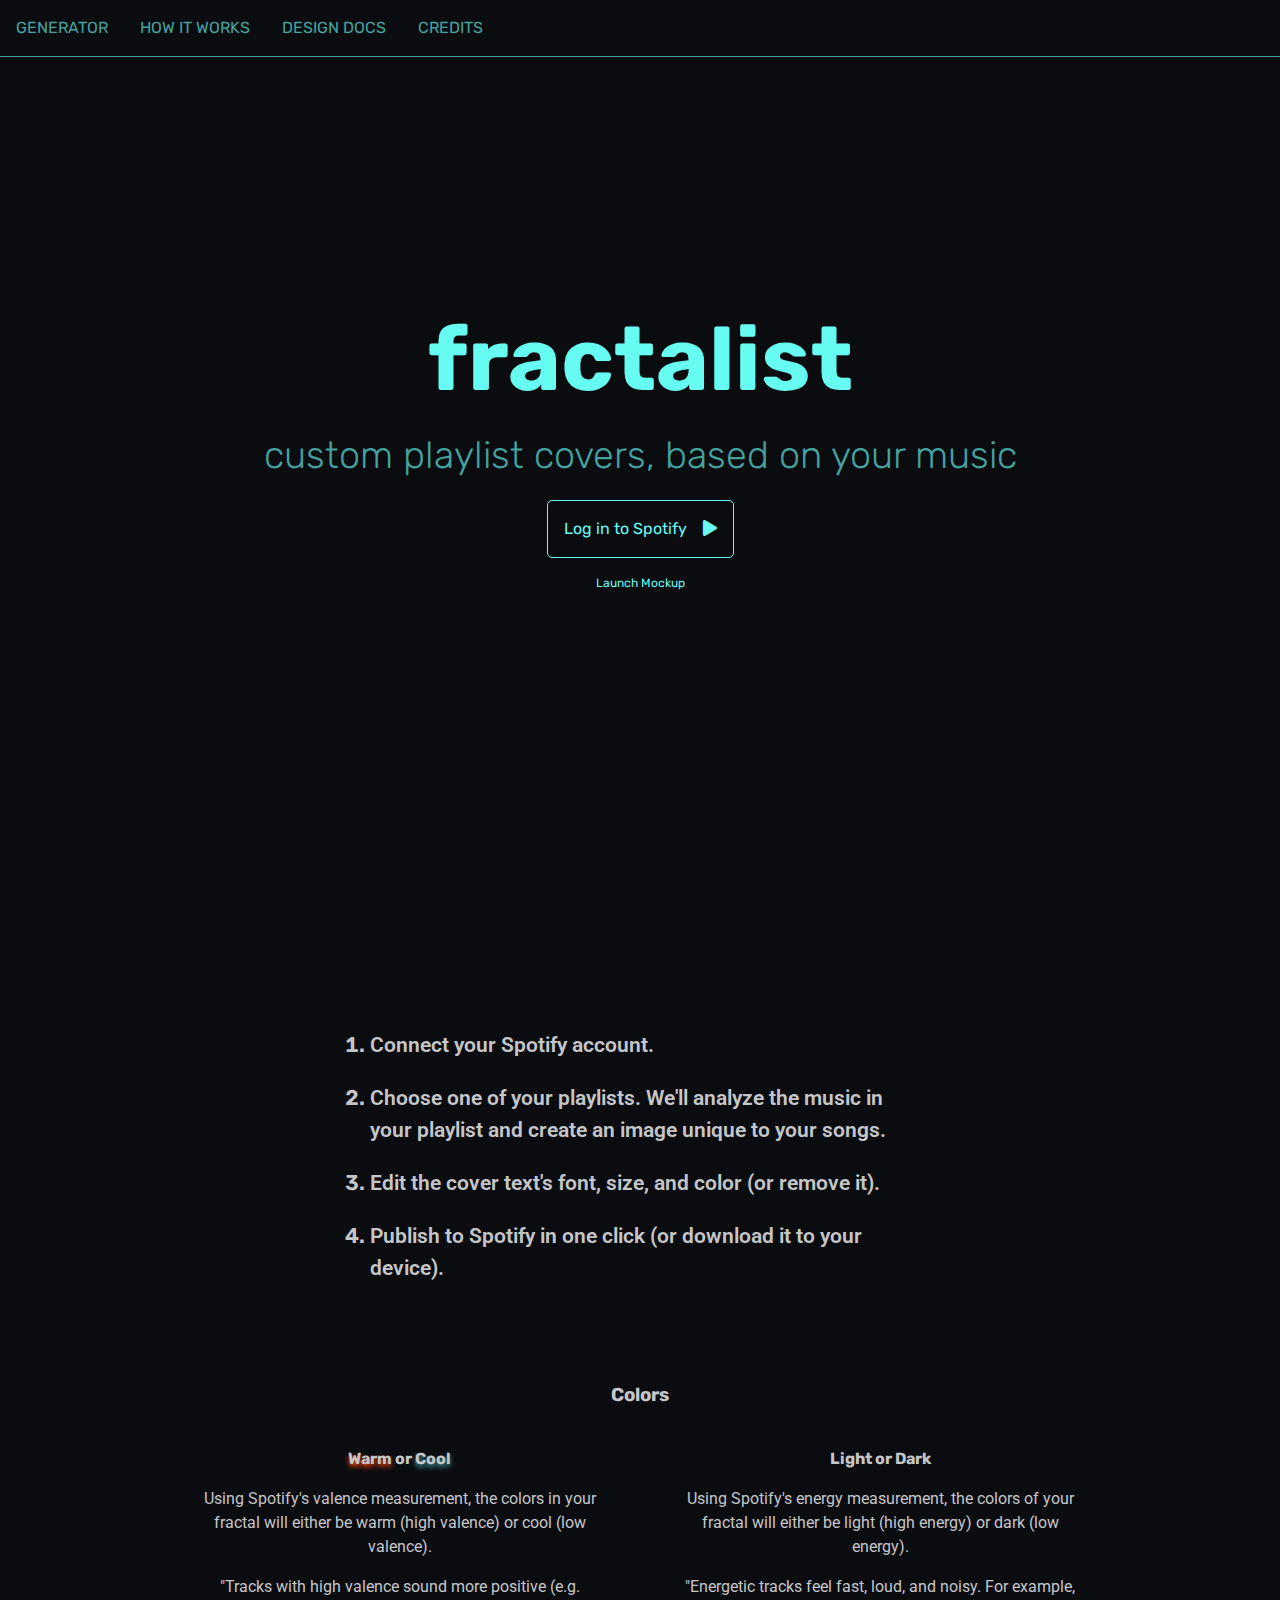
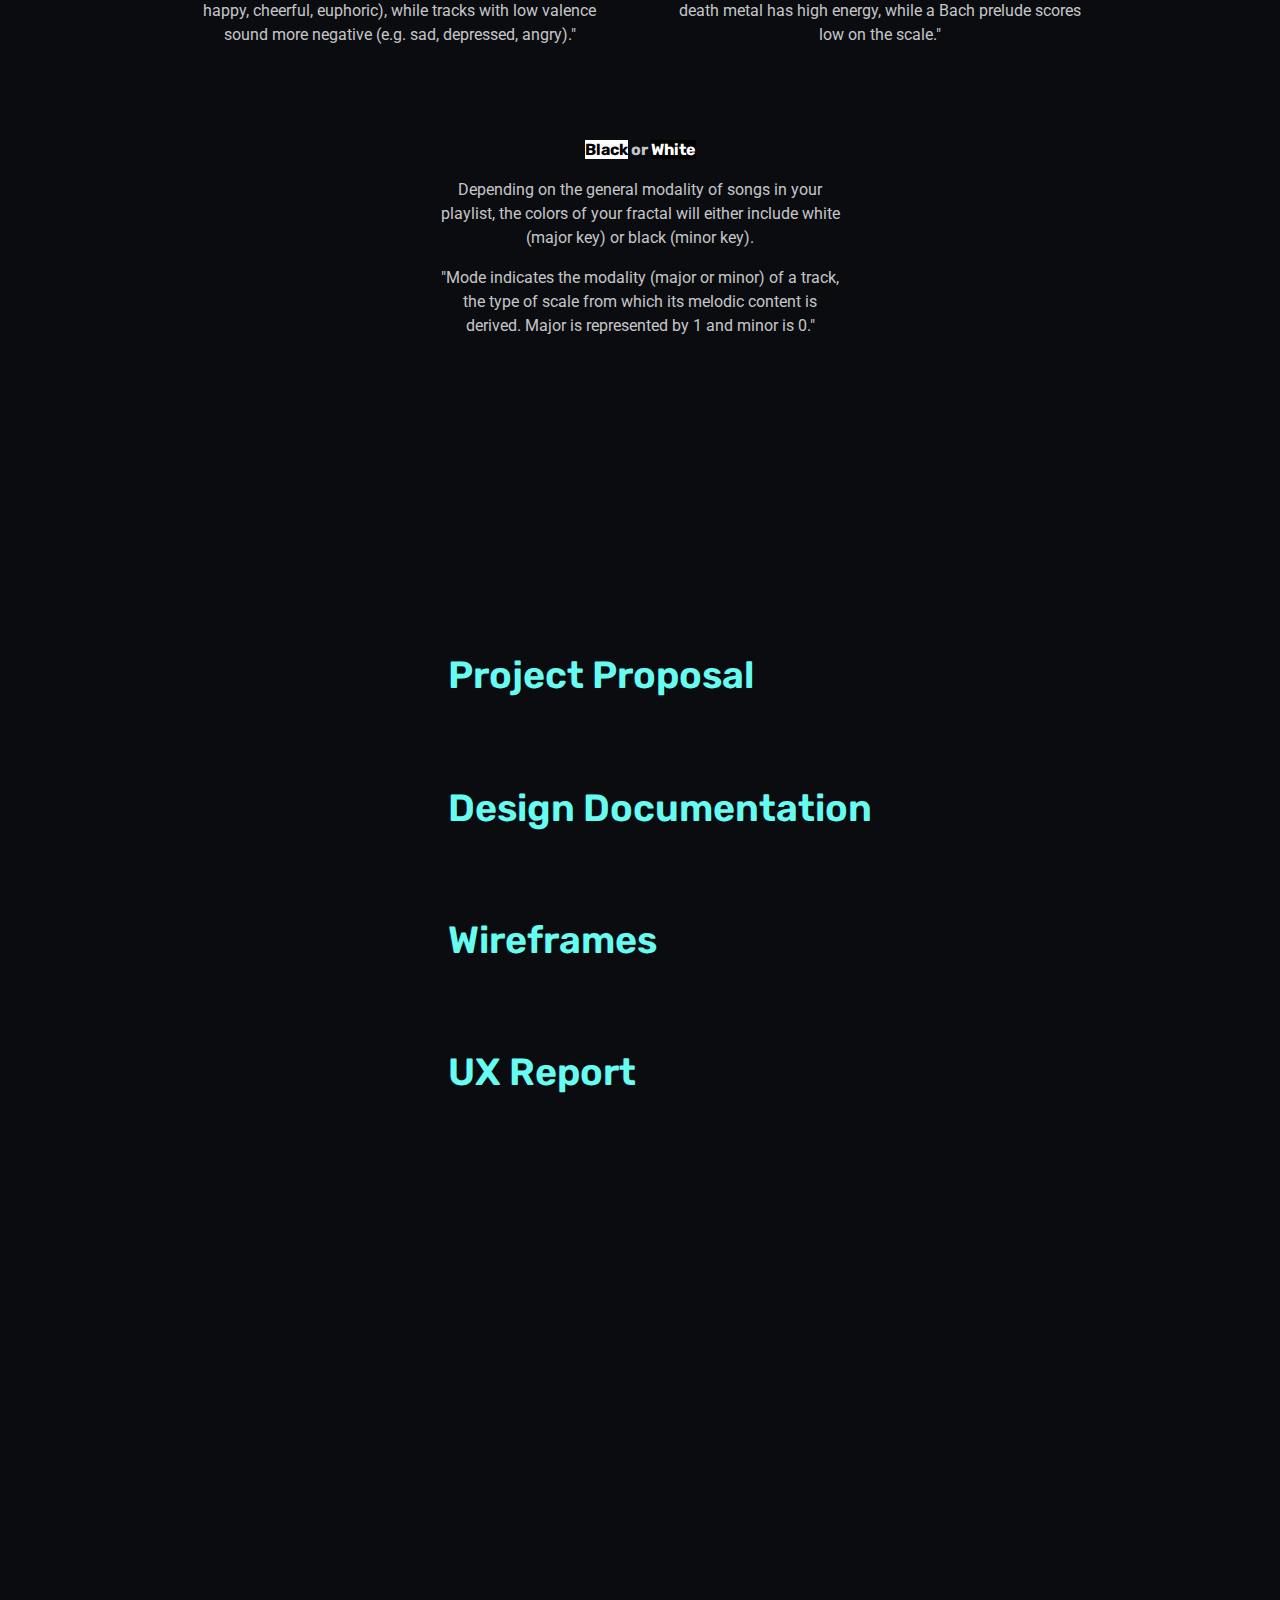
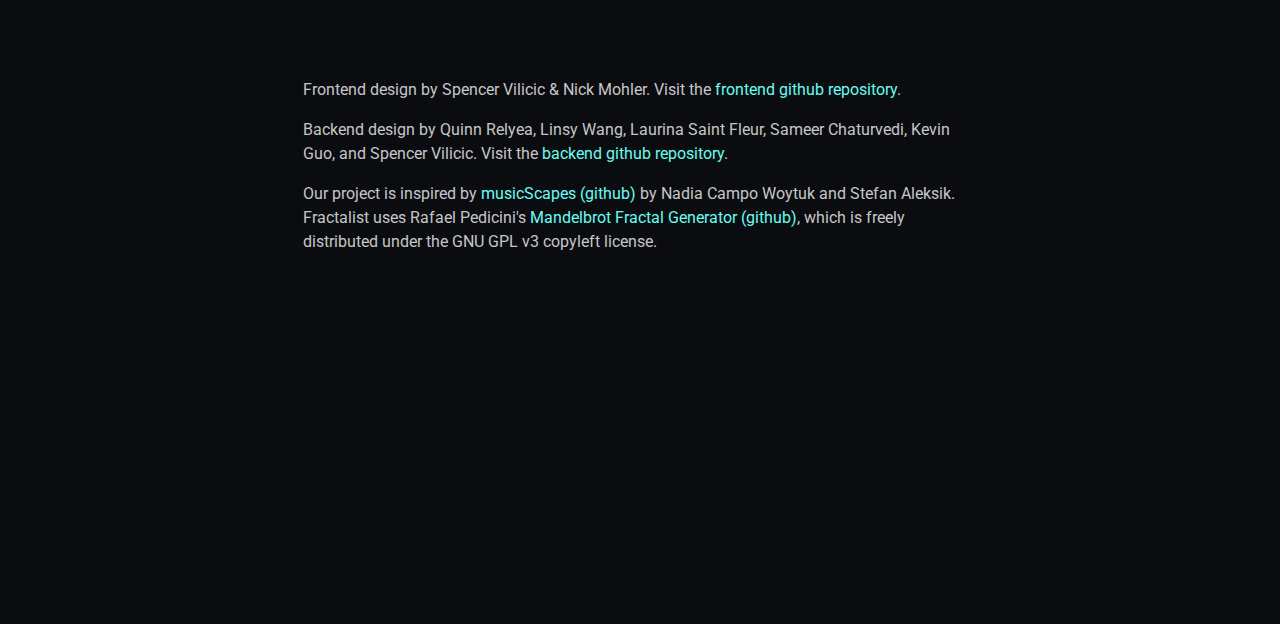
<file: index.html>
<!DOCTYPE html>
<html lang="en">

<head>
  <meta charset="UTF-8">
  <meta http-equiv="X-UA-Compatible" content="IE=edge">
  <meta name="viewport" content="width=device-width, initial-scale=1.0">
  <link rel="stylesheet" href="styles/styles.css">
  <script src="scripts/scripts.js" defer></script>
  <title>fractalist | Spotify Cover Generator</title>
</head>

<body>
  <header class="full-page">
      <h1>fractalist</h1>
      <h2>custom playlist covers, based on your music</h2>

      <div>
        <a href="https://fractalist.herokuapp.com/spotify/get_auth_url" class="customBtn">
          Log in to Spotify<i class="fas fa-play"></i>
        </a>
        <a href="playlist_mock.html">Launch Mockup</a>
      </div>
  </header>

  <nav id="navigation">
    <ul>
      <li>
        <a href="https://fractalist.herokuapp.com/spotify/get_auth_url" >Generator</a>
      </li>
      <li>
        <a href="#about">How It Works</a>
      </li>
      <li>
        <a href="#documentation">Design Docs</a>
      </li>
      <li>
        <a href="#credits">Credits</a>
      </li>
    </ul>
  </nav>

  <button onclick="topFunction()" id="topBtn" class="myButton" title="Go to top">Top<i class="fas fa-caret-up"></i></button>

  <main>
    <section id="about" class="full-page">
      <div class="instructions">
        <ol>
          <li>
            <p>Connect your Spotify account.</p>
          </li>
          <li>
            <p>Choose one of your playlists. We'll analyze the music in your playlist and create an image unique to your
              songs.</p>
          </li>
          <li>
            <p>Edit the cover text's font, size, and color (or remove it).</p>
          </li>
          <li>
            <p>Publish to Spotify in one click (or download it to your device).</p>
          </li>
        </ol>
      </div>

      <h3>Colors</h3>
      <div class="colors-container">
        <div>
          <h4><span class="warm">Warm</span> or <span class="cool">Cool</span></h4>
          <p>Using Spotify's valence measurement, the colors in your fractal will either be warm (high valence) or cool
            (low valence).</p>
          <p>
            <quot>"Tracks with high valence sound more positive (e.g. happy, cheerful, euphoric), while tracks with low
              valence sound more negative (e.g. sad, depressed, angry)."</quot>
          </p>
        </div>
        <div>
          <h4>Light or Dark</h4>
          <p>Using Spotify's energy measurement, the colors of your fractal will
            either be light (high energy) or dark (low energy).</p>
          <p>
            <quot>"Energetic tracks feel fast, loud, and noisy. For example, death metal has high energy, while a Bach
              prelude scores low on the scale."</quot>
          </p>
        </div>
        <div>
          <h4><span class="black">Black</span> or <span class="white">White</span></h4>
          <p>Depending on the general modality of songs in your playlist, the colors of your
            fractal will either include white (major key) or
            black
            (minor key).</p>
          <p>
            <quot>"Mode
              indicates the modality (major or minor) of a track, the type of scale from which its melodic content
              is derived. Major is represented by 1 and minor is 0."</quot>
          </p>
        </div>
      </div>
    </section>

    <section id="documentation" class="full-page">
      <ul class="doc-layout">
        <li>
          <a href="resources/Project_Proposal.pdf">Project Proposal</a>
        </li>
        <li>
          <a href="https://docs.google.com/document/d/1fN8BZjIyvyiUzIVEPRpJ05Oa0B4kU3Y_6GI3A_QQ8ow/edit?usp=sharing">Design
            Documentation</a>
        </li>
        <li>
          <a
            href="https://www.figma.com/proto/fiG2lcoi1UDj1qETihmwpr/Spencer-and-Nick-Wireframe?node-id=1%3A2&scaling=scale-down-width&page-id=0%3A1">Wireframes</a>
        </li>
        <li>
          <a href="https://docs.google.com/document/d/1e4tJ5-ZP8j-sIa8YIDC8mHw33FI-T8GQZuQwVkjf8ng/edit?usp=sharing">UX
            Report</a>
        </li>
      </ul>
    </section>

    <section id="credits" class="full-page">
      <div>
        <p>
          Frontend design by Spencer Vilicic & Nick Mohler. Visit the <a
            href="https://github.com/quence-dev/fractalist">frontend github repository</a>.
        </p>
      </div>
      <div>
        <p>
          Backend design by Quinn Relyea, Linsy Wang, Laurina Saint Fleur, Sameer Chaturvedi, Kevin Guo, and Spencer Vilicic.
          Visit the <a href="https://github.com/relishyeah/Fractalist">backend github repository</a>.
        </p>
      </div>
      <div>
        <p>
          Our project is inspired by <a href="https://musicscapes.herokuapp.com/">musicScapes</a> <a
            href="https://github.com/StefanAleksik/musicScape">(github)</a> by Nadia Campo Woytuk and Stefan Aleksik.
          Fractalist uses Rafael Pedicini's <a href="https://fractal.rafgraph.dev/">Mandelbrot Fractal Generator</a> <a
            href="https://github.com/rafgraph/fractal">(github)</a>, which is freely distributed under the GNU GPL v3
          copyleft license.
        </p>
      </div>
    </section>

  </main>

</body>

</html>
</file>
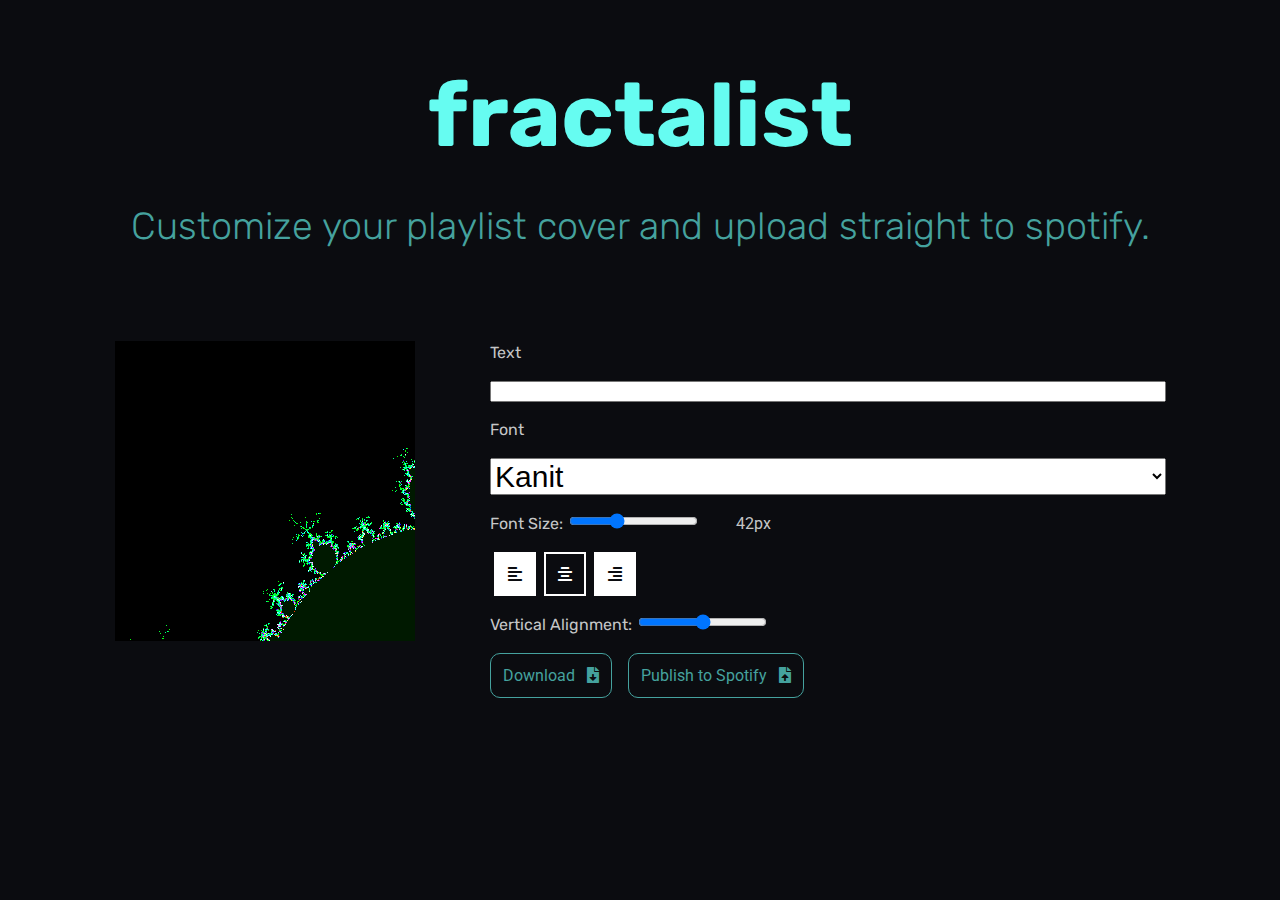
<file: generator.html>
<!DOCTYPE html>
<html lang="en">

<head>
  <meta charset="UTF-8">
  <meta http-equiv="X-UA-Compatible" content="IE=edge">
  <meta name="viewport" content="width=device-width, initial-scale=1.0">
  <link rel="stylesheet" href="styles/styles.css">
  <!-- https://github.com/rafgraph/fractal -->
  <script src="scripts/fractal.js"></script>
  <!-- fractal_controller immediately invokes fractal -->
  <script src="scripts/fractal_controller.js" defer></script>
  <!-- scripts.js controls canvas functions -->
  <script src="scripts/canvas.js" defer></script> 
  <title>fractalist | Spotify Cover Generator</title>
</head>

<body>
  <header>
    <a href="index.html" class="no-border">
      <h1>fractalist</h1>
    </a>
    <h2>Customize your playlist cover and upload straight to spotify.</h2>
  </header>

  <main class="generator">
    <div class="generator-container">
      <div class="parent">
        <canvas width="300" height="300" id="bgcanvas"></canvas>
        <div class="child">
          <canvas width="300" height="300" id="canvas"></canvas>
        </div>
      </div>

      <div class="tools-container">
        <label for="playlist-title" class="gen-layout">Text</label>
        <input type="text" name="playlist-title" id="input" class="gen-layout"></input>
        <label for="font-select" class="gen-layout">Font</label>
        <select name="font-select" id="select" class="gen-layout"></select>
        <div class="gen-layout">
          <label for="slider">Font Size:</label>
          <input type="range" name="slider" min="12" max="96" value="42" class="slider" id="fontSize">
          <p class="pxCounter"> <span id="value"> </span>px </p>
        </div>
        <div class="gen-layout">
          <label for="left">
            <input type="radio" name="align" value="left" class="icons" id="left">
            <i class="fas fa-align-left"></i></label>
          <label for="center">
            <input type="radio" name="align" value="center" class="icons" id="center" checked>
            <i class="fas fa-align-center"></i></label>
          <label for="right">
            <input type="radio" name="align" value="right" class="icons" id="right">
            <i class="fas fa-align-right"></i></label>
        </div>
        <div class="gen-layout">
          <label for="vertical">Vertical Alignment:</label>
          <input type="range" name="vertical" min="0" max="300" value="150" class="slider" id="vertical">
        </div>
        <div class="gen-layout">
          <button class="myButton" id="download">Download<i class="fas fa-file-download"></i></button>
          <button class="myButton" id="upload">Publish to Spotify<i class="fas fa-file-upload"></i></button>
        </div>
      </div>


    </div>
  </main>

</body>

</html>
</file>
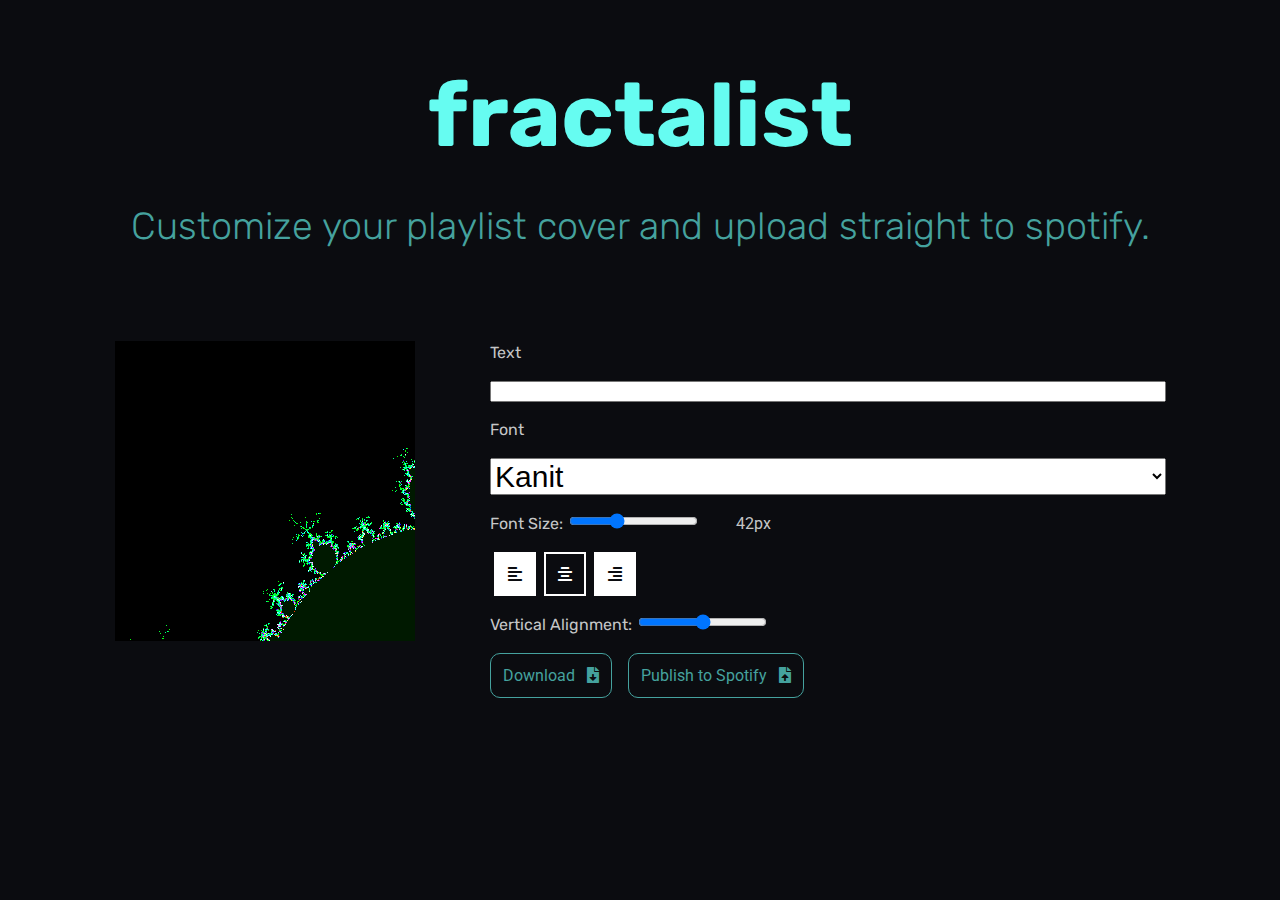
<file: generator_mock.html>
<!DOCTYPE html>
<html lang="en">

<head>
  <meta charset="UTF-8">
  <meta http-equiv="X-UA-Compatible" content="IE=edge">
  <meta name="viewport" content="width=device-width, initial-scale=1.0">
  <link rel="stylesheet" href="styles/styles.css">
  <!-- https://github.com/rafgraph/fractal -->
  <script src="scripts/fractal.js"></script>
  <!-- fractal_controller immediately invokes fractal -->
  <script src="scripts/fractal_controller.js" defer></script>
  <!-- scripts.js controls canvas functions -->
  <script src="scripts/canvas.js" defer></script>
  <title>fractalist | Spotify Cover Generator</title>
</head>

<body>
  <header>
    <a href="index.html" class="no-border">
      <h1>fractalist</h1>
    </a>
    <h2>Customize your playlist cover and upload straight to spotify.</h2>
  </header>
  <main class="generator">
    <div class="generator-container">
      <div class="parent">
        <canvas width="300" height="300" id="bgcanvas"></canvas>
        <div class="child">
          <canvas width="300" height="300" id="canvas"></canvas>
        </div>
      </div>

      <div class="tools-container">
        <label for="playlist-title" class="gen-layout">Text</label>
        <input type="text" name="playlist-title" id="input" class="gen-layout"></input>
        <label for="font-select" class="gen-layout">Font</label>
        <select name="font-select" id="select" class="gen-layout"></select>
        <div class="gen-layout">
          <label for="slider">Font Size:</label>
          <input type="range" name="slider" min="12" max="96" value="42" class="slider" id="fontSize">
          <p class="pxCounter"> <span id="value"> </span>px </p>
        </div>
        <div class="gen-layout">
          <label for="left">
            <input type="radio" name="align" value="left" class="icons" id="left">
            <i class="fas fa-align-left"></i></label>
          <label for="center">
            <input type="radio" name="align" value="center" class="icons" id="center" checked>
            <i class="fas fa-align-center"></i></label>
          <label for="right">
            <input type="radio" name="align" value="right" class="icons" id="right">
            <i class="fas fa-align-right"></i></label>
        </div>
        <div class="gen-layout">
          <label for="vertical">Vertical Alignment:</label>
          <input type="range" name="vertical" min="0" max="300" value="150" class="slider" id="vertical">
        </div>
        <div class="gen-layout">
          <button class="myButton" id="download">Download<i class="fas fa-file-download"></i></button>
          <button class="myButton" id="upload">Publish to Spotify<i class="fas fa-file-upload"></i></button>
        </div>
      </div>


    </div>
  </main>
</body>
<div>

</html>
</file>
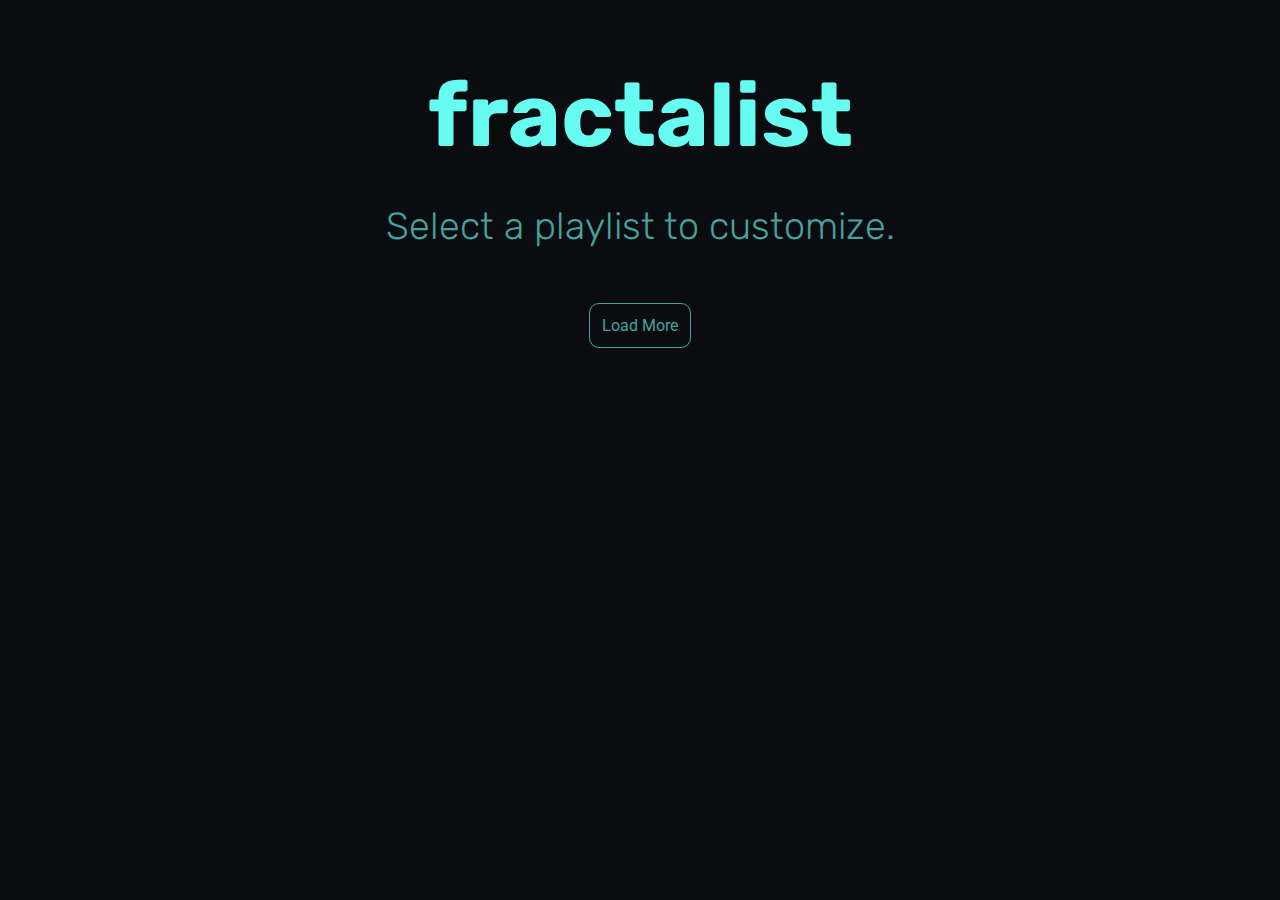
<file: playlist.html>
<!DOCTYPE html>
<html lang="en">

<head>
  <meta charset="UTF-8">
  <meta http-equiv="X-UA-Compatible" content="IE=edge">
  <meta name="viewport" content="width=device-width, initial-scale=1.0">
  <link rel="stylesheet" href="styles/styles.css">
  <script src="scripts/scripts.js" defer></script>
  <script src="scripts/playlist.js" defer></script>
  <title>fractalist | Playlist Select</title>
  <meta http-equiv="Content-Security-Policy" content="upgrade-insecure-requests">
  <!-- <script src="scripts/playlist.js" defer></script> -->
</head>

<body class="full-page">

  <header>
    <a href="index.html" class="no-border">
      <h1>fractalist</h1>
    </a>
    <h2>Select a playlist to customize.</h2>
  </header>

  <div id="root"></div>

  <div class="load-btn-layout">
    <button onclick="loadMore()" class="myButton" id="loadBtn">Load More</button>
  </div>
  <button onclick="topFunction()" id="topBtn" class="myButton" title="Go to top">Top<i class="fas fa-caret-up"></i></button>
</body>

</html>
</file>
<file: styles/styles.css>
@import url("https://fonts.googleapis.com/css2?family=Rubik:wght@300;400;600;700&display=swap");
@import url("https://fonts.googleapis.com/css2?family=Roboto&display=swap");
@import url('https://fonts.googleapis.com/css2?family=Kanit:wght@700&family=Lato:wght@700&family=Martel:wght@700&family=Montserrat:wght@700&family=Open+Sans:wght@700&family=Permanent+Marker&family=Playfair+Display:wght@700&family=Roboto:wght@700&family=Volkhov:wght@700&family=Yeseva+One&display=swap');
@import url("https://use.fontawesome.com/releases/v5.14.0/css/all.css");
/*
 * [Modified] Modern CSS Reset
 * @link https://github.com/hankchizljaw/modern-css-reset
*/
/* Box sizing rules */
*,
*::before,
*::after {
  box-sizing: border-box;
}

/* Remove default margin */
body,
h1,
h2,
h3,
h4,
h5,
h6 {
  margin: 0;
}

html {
  overflow-x: hidden;
}

/* Set core body defaults */
body {
  min-height: 100vh;
  font-size: 100%;
  line-height: 1.5;
  text-rendering: optimizeSpeed;
  overflow-x: hidden;
}

/* Remove all animations and transitions for people that prefer not to see them */
@media (prefers-reduced-motion: reduce) {
  * {
    animation-duration: 0.01ms !important;
    animation-iteration-count: 1 !important;
    transition-duration: 0.01ms !important;
    scroll-behavior: auto !important;
  }
}

/* /////////////// Begin theme styles ///////////////////// */

:root {
  --font-base: "Rubik", sans-serif;
  --font-display: "Roboto", sans-serif;
  --color-dark: #0b0C10;
  --color-light: #C5C6C7;
  --color-primary: #66FCF1;
  --color-secondary: #45A29E;
  --color-tertiary: #1F2833;
  --color-quaternary: ;
  --size-base: 1rem;
  --size-300: calc(var(--size-base) * 0.75);
  --size-400: calc(var(--size-base) * 1);
  --size-500: calc(var(--size-base) * 1.33);
  --size-600: calc(var(--size-base) * 1.77);
  --size-700: calc(var(--size-base) * 2.36);
  --size-800: calc(var(--size-base) * 3.15);
  --size-900: calc(var(--size-base) * 4.2);
  --size-major: calc(var(--size-base) * 5.6);
  --flow-space: var(--size-600);
  --vertical-padding: var(--size-900);
  --border-width-1: var(--size-400);
  --border-width-2: 3px;
  --underline-thin: 2px;
  --underline-thick: 5px;
}

html {
  scroll-behavior: smooth;
}

body {
  background: var(--color-dark);
  color: var(--color-light);
  line-height: 1.5;
  font-size: var(--size-400);
  font-family: var(--font-base);
}

h1 {
  font-size: clamp(var(--size-800), calc(1rem + 16vw), var(--size-major));
}

h2 {
  font-size: clamp(var(--size-600), calc(1rem + 4vw), var(--size-700));
  font-weight: 300;
  color: var(--color-secondary);
  padding-bottom: 1rem;
}

/* h3 {
  font-size: clamp(var(--size-500), calc(1rem + 2vw), var(--size-600));
}

h4 {
  font-size: clamp(var(--size-400), calc(1rem + 1.5vw), var(--size-500));
} */

a {
  text-decoration: none;
  color: var(--color-primary);
}

a:hover {
  text-decoration: underline;
}

header {
  display: grid;
  place-content: center;
  text-align: center;
  color: var(--color-primary);
  padding: 2rem;
}

header div {
  margin: 2rem;
  display: grid;
  place-content: center;
  margin: auto;
}

header a {
  padding: 1rem;
}

.customBtn {
  border: 1px solid var(--color-primary);
  border-radius: 5px;
}
.fa-play {
  background: none;
  color: var(--color-primary);
  padding-left: 1em;
}
.customBtn:hover i, .customBtn:hover {
  color: var(--color-dark);
  background: var(--color-primary);
  text-decoration: none;
}

a[href="playlist_mock.html"] {
  font-size: var(--size-300);
}

/* ////// Navigation bar ////// */

nav {
  background-color: var(--color-dark);
  border-bottom: 1px solid var(--color-secondary);
  height: auto;
  position: fixed;
  top: 0;
  z-index: 10;
  width: 100%;
}

nav ul {
  display: -webkit-box;
  display: -ms-flexbox;
  display: flex;
  -ms-flex-wrap: wrap;
  flex-wrap: wrap;
  -webkit-box-pack: start;
  -ms-flex-pack: start;
  justify-content: flex-start;
  margin: 0;
  padding: 0;
  list-style: none;
}

nav li {
  padding: 1em;
  text-transform: uppercase;
}

nav a {
  color: var(--color-secondary);
}

nav a:hover, .active {
  border-bottom: 4px solid var(--color-secondary);
  padding-bottom: 1em;
  color: var(--color-primary);
  text-decoration: none;
}

p {
  font-family: var(--font-display);
  max-width: 45ch;
}

#about, #documentation, #credits {
  display: grid;
  place-content: center;
  padding: 2rem;
  scroll-padding: 3rem 0 0 0;
}

#credits p {
  padding: 0;
  margin: 0;
  max-width: 75ch;
}

#credits div {
  padding-bottom: 1rem;
}

.full-page {
  min-height: 100vh;
}

.no-border {
  border: none;
}

.instructions {
  display: flex;
  place-content: center;
  text-align: left;
}

.instructions ol {
  color: var(--color-light);
  padding: var(--size-700);
  margin: var(--size-700);
  font-weight: 600;
  font-size: var(--size-500);
}


#about h3 {
  text-align: center;
}


.colors-container {
  display: flex;
  flex-flow: row wrap;  
  place-content: center; 
}

.colors-container div {
  padding: var(--size-700);
  text-align: center;
}

.warm {
  text-shadow: 0px 3px 5px #FF4510;
}

.cool {
  text-shadow: 0px 3px 5px var(--color-secondary);
}

.black{
  color: black;
  /* text-shadow: 0px 3px 5px white; */
  background: white;
}

.white {
  /* text-shadow: 0px 3px 5px white; */
  color: white;
  background: black;
}
  
.doc-layout {
  list-style: none;
}

.doc-layout li {
  padding: var(--size-700);
  font-family: var(--font-base);
  font-size: var(--size-700);
  font-weight: 600;
}


/* //////////////// Buttons ////////////////// */
.myButton {
  color: var(--color-secondary);
  outline: none;
  font-size: var(--size-400);
  padding: 12px; 
  font-family: var(--font-display);
  background-color: transparent;
  margin-right: 12px;
  border-radius: 10px;
  /* box-shadow: rgba(255, 255, 255, 0.38) 5px 5px 15px 5px inset; */
  border: 1px solid var(--color-secondary);
  display: inline-block;
}

#topBtn {
  display: none; /* Hidden by default */
  position: fixed; /* Fixed/sticky position */
  bottom: 20px; /* Place the button at the bottom of the page */
  right: 30px; /* Place the button 30px from the right */
  z-index: 99; /* Make sure it does not overlap */
  cursor: pointer; /* Add a mouse pointer on hover */
  padding: 1rem; /* Some padding */
  font-size: var(--size-500); /* Increase font size */
}

.myButton:hover, #topBtn:hover i {
  background-color: var(--color-secondary); /* Add a dark-grey background on hover */
  color: var(--color-dark);
}

.myButton:disabled, .myButton:hover:disabled {
  color: grey;
  border: 1px solid grey;
}

#loadBtn {
  width: 100%;
  margin: auto;
}
.load-btn-layout {
  display: grid;
  place-content: center;
}

.fa-caret-up {
  color: var(--color-secondary);
  padding-left: 1rem;
}

/* ///////////////// playlist cards //////////////// */

#root {
  max-width: 1200px;
  margin: 0 auto;
}

.container {
  display: flex;
  flex-flow: column wrap;
}

.card {
  display: flex;
  flex-direction: row;
  align-items: center;
  margin: 1rem;
  background: var(--color-dark);
  /* box-shadow: 2px 4px 25px rgba(0, 0, 0, 0.1); */
  border: 1px solid grey;
  border-radius: 12px;
  overflow: hidden;
  transition: all .2s linear;
}
.card:hover {
  /* box-shadow: 2px 8px 45px rgba(0, 0, 0, 0.15); */
  border: 1px solid grey;
  background: var(--color-tertiary);
  transform: translate3D(0, -2px, 0);
  /* -webkit-box-shadow: 5px 5px 15px 5px #66FCF1;  */
/* box-shadow: 5px 5px 15px 5px #66FCF1; */
}

.card-grid {
  display: grid;
  grid-template-rows: auto;
  margin-left: 2rem;
}

.card-title, .card-owner {
  text-align: left;
}

.card-img {
  display: block;
  max-width: 100%;
  height: 10vw;
  aspect-ratio: 1 / 1;
  grid-row: 1 / span 2;
}

.card-title {
  font-size: clamp(
    var(--size-400),
    12vw - 5rem,
    var(--size-900)
  );
  color: var(--color-light);
  grid-row: 1;
  grid-column: 2;
}

.card-owner {
  font-family: var(--font-base);
  font-weight: 400;
  grid-column: 2;
  grid-row: 2;
  color: gray;
}

@media screen and (min-width: 600px) {
  .card {
    flex: 1 1 calc(50% - 2rem);
  }
}

@media screen and (min-width: 900px) {
  .card {
    flex: 1 1 calc(33% - 2rem);
  }
}

/* ////// generator & canvas /////// */

.generator {
  display: grid;
  place-content: center;
}

.generator-container {
  display: grid;
}
@media screen and (min-width: 900px) {
  .generator-container {
    grid-template-columns: 1fr 2fr;
  }
}

#canvas, #bgcanvas {
  width: 300;
  height: 300;
  /* border: 1px solid black; */
  /* box-shadow: 2px 8px 45px rgba(0, 0, 0, 0.15); */
  margin: var(--size-700);
}
@media screen and (min-width: 900px) {
  #canvas, #bgcanvas {
    grid-column: 1;
  }
}

.parent {
  position: relative;
}
.child {
  position: absolute;
  top: 0;
  left: 0;
}


.tools-container {
  display: flex;
  flex-flow: column wrap;
  /* max-width: 50%; */
  margin: var(--size-700);
}
@media screen and (min-width: 900px) {
  .tools-container {
    grid-column: 2;
  }
}

.pxCounter {
  margin: 0 2em;
  /* text-align: center; */
  display: inline;
}

select {
	font-size: 30px;
}

.icons {
  opacity: 0;
  width: 0;
  margin: 0;
  padding: 0;
}

.fa-file-download, .fa-file-upload {
  padding-left: 12px;
}

.fa-align-left, .fa-align-center, .fa-align-right {
  padding: 12px;
  background: white;
  color: var(--color-dark);
  border: 2px solid white;
}

.icons + i {
cursor: pointer;
}

.icons:checked + i, .icons + i:hover {
  color: white;
  background: none;
  border: 2px solid white;
}

.gen-layout {
  margin-bottom: 1rem;
}
</file>
